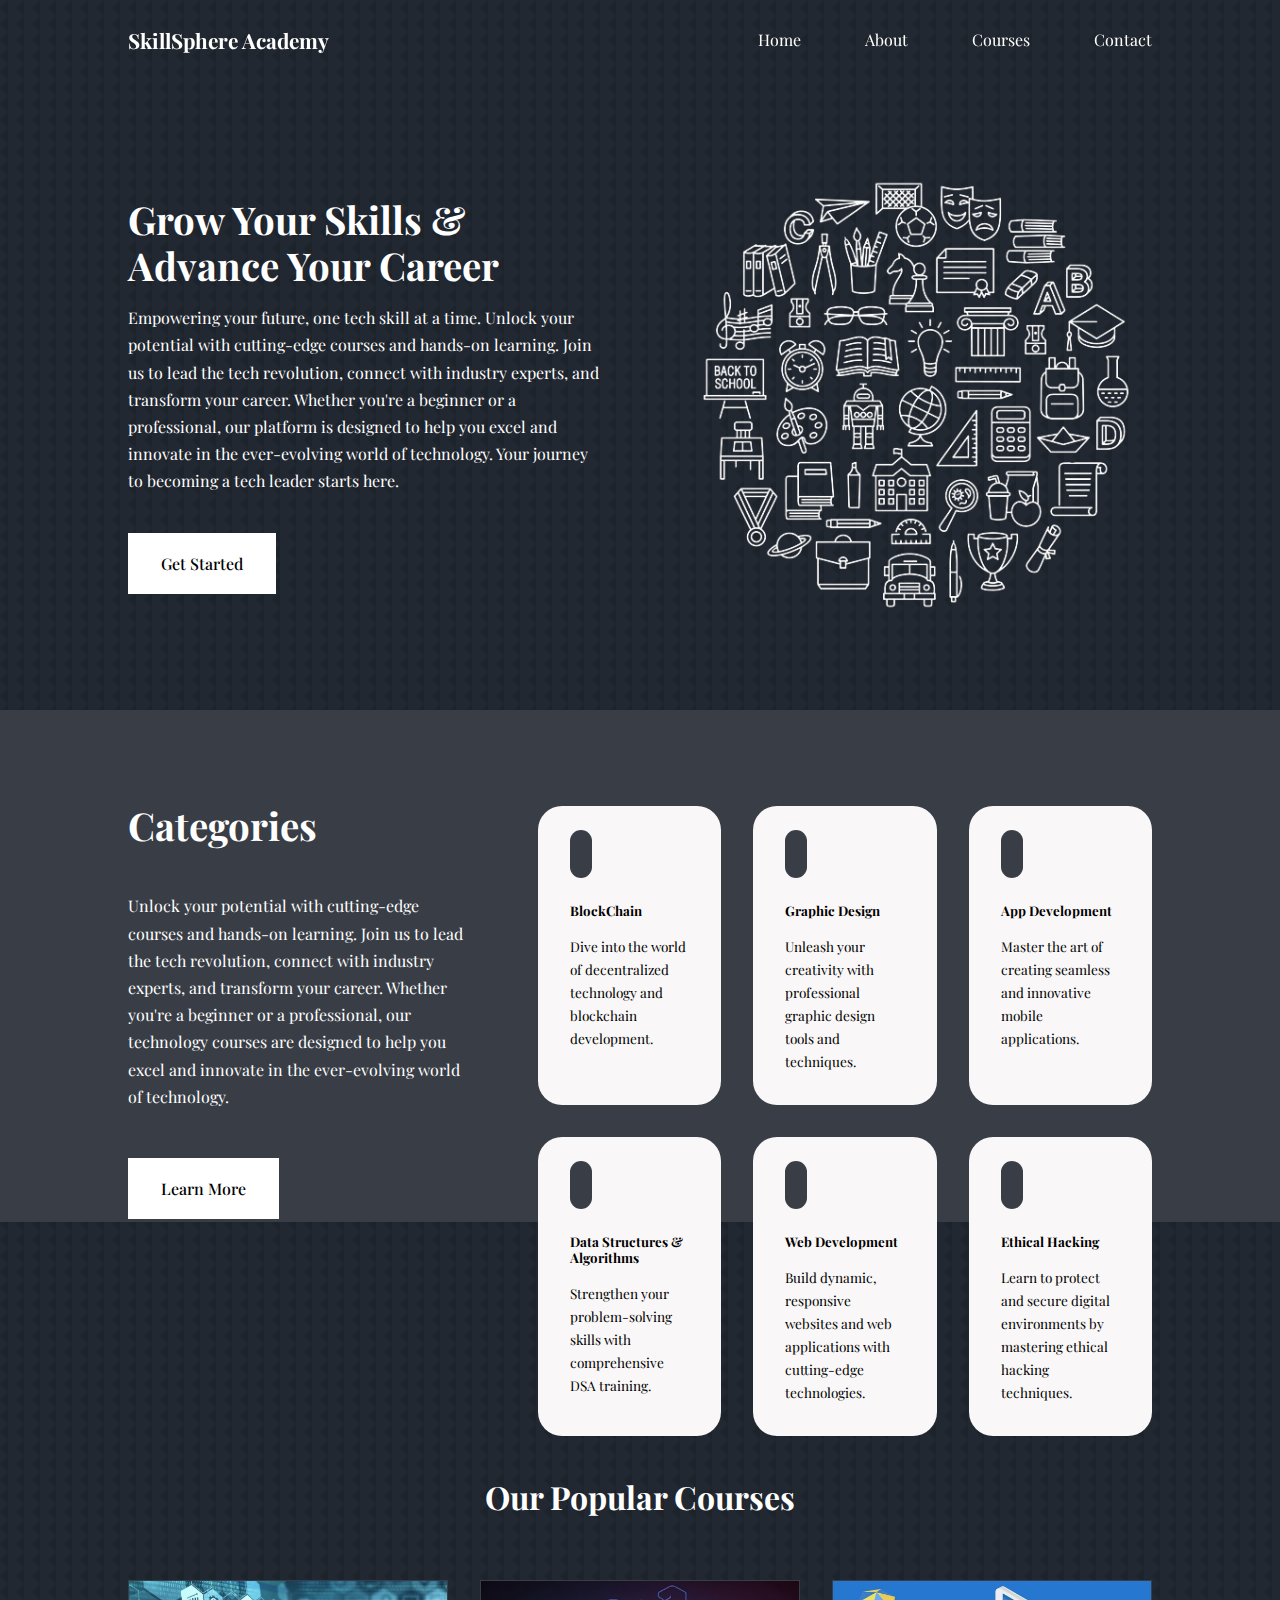
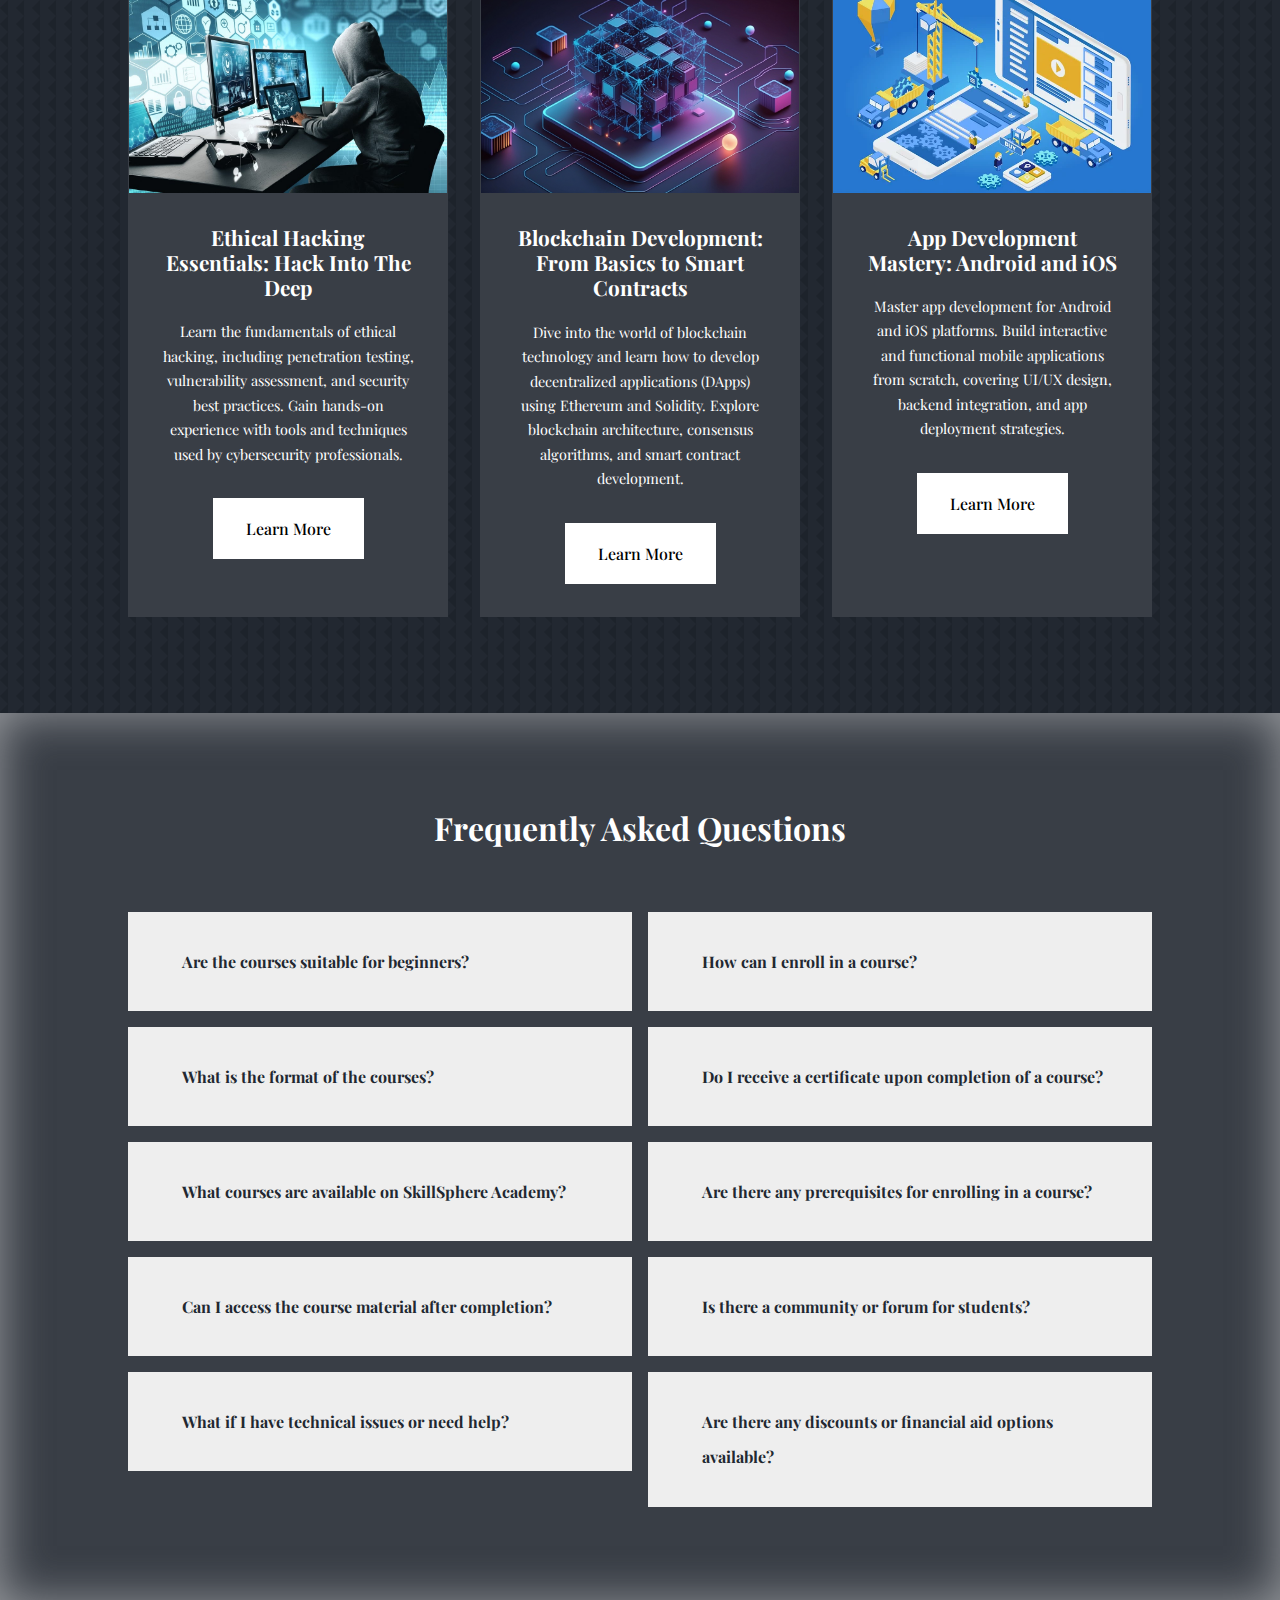
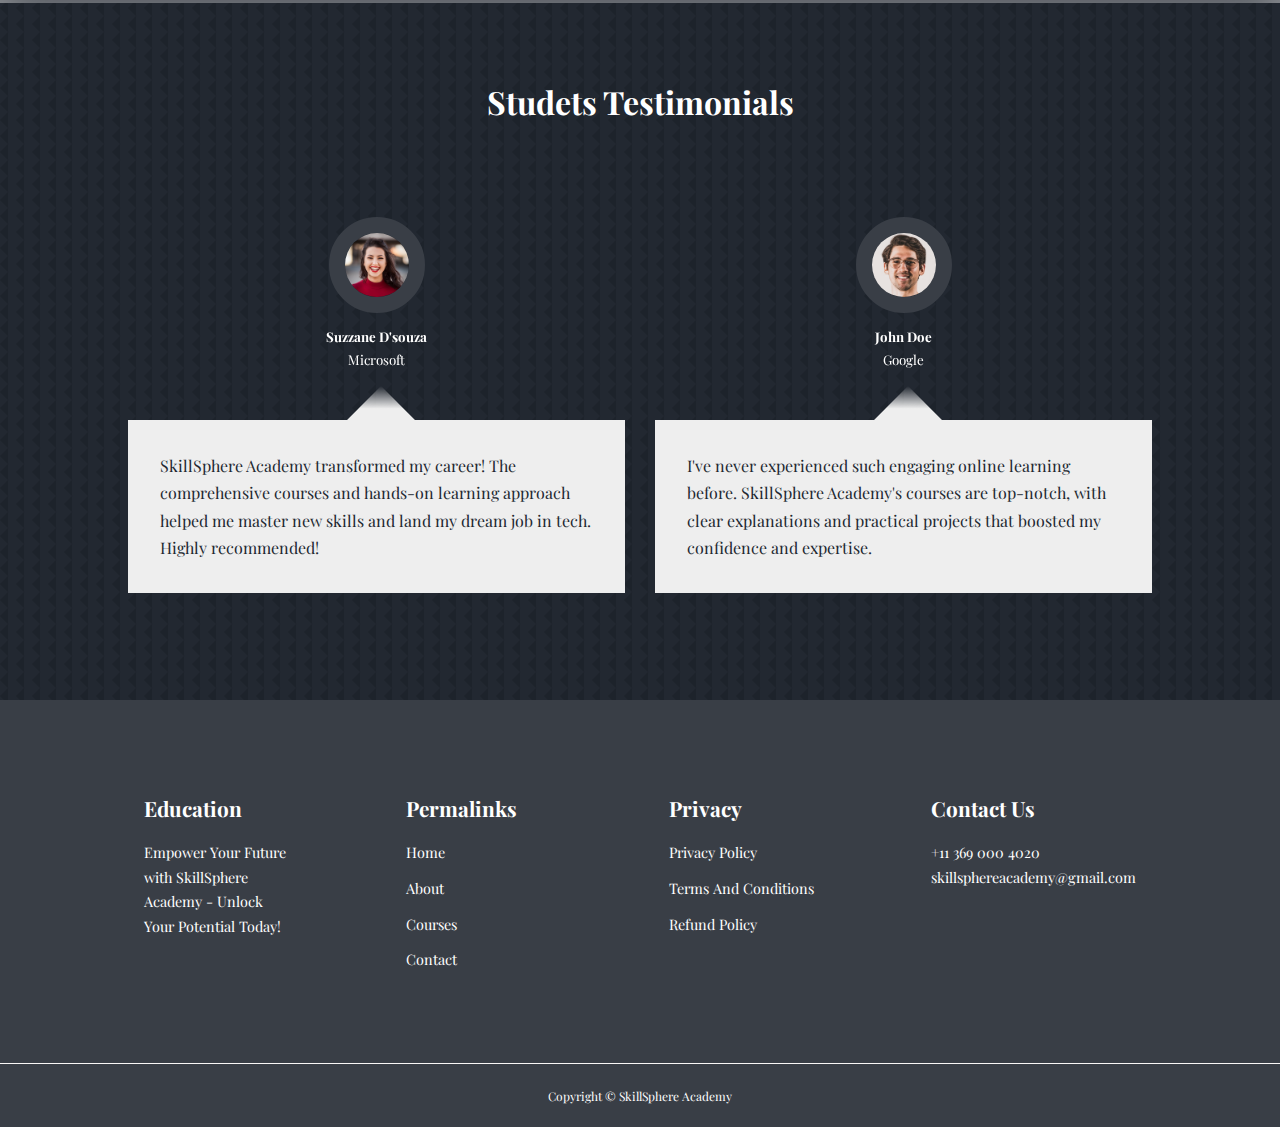
<file: index.html>
<!DOCTYPE html>
<html lang="en">
<head>
    <meta charset="UTF-8">
    <meta name="viewport" content="width=device-width, initial-scale=1.0">
    <title>SkillSphere Academy</title>
    <link rel="stylesheet" href="./Css/index.css">
    <style>
        body{
            background-image: url("./images/bg-texture.png");
        }
    </style>
    <link rel="stylesheet" href="https://cdnjs.cloudflare.com/ajax/libs/font-awesome/6.5.2/css/all.min.css" integrity="sha512-SnH5WK+bZxgPHs44uWIX+LLJAJ9/2PkPKZ5QiAj6Ta86w+fsb2TkcmfRyVX3pBnMFcV7oQPJkl9QevSCWr3W6A==" crossorigin="anonymous" referrerpolicy="no-referrer" />
    <link rel="stylesheet" href="https://cdn.jsdelivr.net/npm/swiper@11/swiper-bundle.min.css"/>
</head>
<body>
    <nav>
        <div class="container nav__container">
            <a href="index.html"><h4>SkillSphere Academy</h4></a>
            <ul class="nav__menu">
                <li><a href="index.html">Home</a></li>
                <li><a href="about.html">About</a></li>
                <li><a href="courses.html">Courses</a></li>
                <li><a href="contact.html">Contact</a></li>
            </ul>
            <button id="open-menu-btn"><i class="fa-solid fa-bars"></i></button>
            <button id="close-menu-btn"><i class="fa-solid fa-xmark"></i></button>
        </div>
    </nav>

    <header>
        <div class="container header__container">
            <div class="header__left">
                <h1>Grow Your Skills & Advance Your Career</h1>
                <p>Empowering your future, one tech skill at a time. Unlock your potential with cutting-edge courses and hands-on learning. Join us to lead the tech revolution, connect with industry experts, and transform your career. Whether you're a beginner or a professional, our platform is designed to help you excel and innovate in the ever-evolving world of technology. Your journey to becoming a tech leader starts here.</p>
                <a href="courses.html" class="btn btn-primary">Get Started</a>
            </div>
            <div class="header__right">
                <div class="header__right-image">
                    <img src="./images/header.png">
                </div>
            </div>
        </div>
    </header>

    <section class="categories">
        <div class="container categories__container">
            <div class="categories__left">
                <h1>Categories</h1>
                <p>Unlock your potential with cutting-edge courses and hands-on learning. Join us to lead the tech revolution, connect with industry experts, and transform your career. Whether you're a beginner or a professional, our technology courses are designed to help you excel and innovate in the ever-evolving world of technology.</p>
                <a href="#" class="btn ">Learn More</a>
            </div>
            <div class="categories__right">
                <article class="category">
                    <span class="category__icon"><i class="fa-brands fa-hive"></i></span>
                    <h5>BlockChain</h5>
                    <p>Dive into the world of decentralized technology and blockchain development.</p>
                </article>
                <article class="category">
                    <span class="category__icon"><i class="fa-solid fa-compass-drafting"></i></span>
                    <h5>Graphic Design</h5>
                    <p>Unleash your creativity with professional graphic design tools and techniques.</p>
                </article>
                <article class="category">
                    <span class="category__icon"><i class="fa-brands fa-apple"></i></span>
                    <h5>App Development</h5>
                    <p>Master the art of creating seamless and innovative mobile applications.</p>
                </article>
                <article class="category">
                    <span class="category__icon"><i class="fa-solid fa-database"></i></span>
                    <h5>Data Structures & Algorithms</h5>
                    <p>Strengthen your problem-solving skills with comprehensive DSA training.</p>
                </article>
                <article class="category">
                    <span class="category__icon"><i class="fa-solid fa-circle-nodes"></i></span>
                    <h5>Web Development</h5>
                    <p>Build dynamic, responsive websites and web applications with cutting-edge technologies.</p>
                </article>
                <article class="category">
                    <span class="category__icon"><i class="fa-brands fa-wolf-pack-battalion"></i></span>
                    <h5>Ethical Hacking</h5>
                    <p>Learn to protect and secure digital environments by mastering ethical hacking techniques.</p>
                </article>
            </div>
        </div>
    </section>

    <section class="courses">
        <h2>Our Popular Courses</h2>
        <div class="container courses__container">
            <article class="course">
                <div class="course__image">
                    <img src="./images/course1.png">
                </div>
                <div class="course__info">
                    <h4>Ethical Hacking Essentials: Hack Into The Deep</h4>
                    <p>Learn the fundamentals of ethical hacking, including penetration testing, vulnerability assessment, and security best practices. Gain hands-on experience with tools and techniques used by cybersecurity professionals.</p>
                    <a href="courses.html" class="btn btn-primary">Learn More</a>
                </div>
            </article>

            <article class="course">
                <div class="course__image">
                    <img src="./images/course2.png">
                </div>
                <div class="course__info">
                    <h4>Blockchain Development: From Basics to Smart Contracts</h4>
                    <p>Dive into the world of blockchain technology and learn how to develop decentralized applications (DApps) using Ethereum and Solidity. Explore blockchain architecture, consensus algorithms, and smart contract development.</p>
                    <a href="courses.html" class="btn btn-primary">Learn More</a>
                </div>
            </article>

            <article class="course">
                <div class="course__image">
                    <img src="./images/course3.png">
                </div>
                <div class="course__info">
                    <h4>App Development Mastery: Android and iOS</h4>
                    <p>Master app development for Android and iOS platforms. Build interactive and functional mobile applications from scratch, covering UI/UX design, backend integration, and app deployment strategies.</p>
                    <a href="courses.html" class="btn btn-primary">Learn More</a>
                </div>
            </article>
        </div>
    </section>

    <section class="faqs">
        <h2>Frequently Asked Questions</h2>
        <div class="container faqs__container">
            <article class="faq">
                <div class="faq__icon"><i class="fa-solid fa-plus"></i></div>
                <div class="question__answer">
                    <h4>Are the courses suitable for beginners?</h4>
                    <p>Yes, we offer courses for all skill levels, from beginners to advanced learners. Each course is designed to provide a solid foundation and progressively build up your knowledge and skills.</p>
                </div>
            </article>
            <article class="faq">
                <div class="faq__icon"><i class="fa-solid fa-plus"></i></div>
                <div class="question__answer">
                    <h4>How can I enroll in a course?</h4>
                    <p>To enroll in a course, simply create an account on SkillSphere Academy, browse our course catalog, and select the course you are interested in. Follow the enrollment instructions and start learning immediately.</p>
                </div>
            </article>
            <article class="faq">
                <div class="faq__icon"><i class="fa-solid fa-plus"></i></div>
                <div class="question__answer">
                    <h4>What is the format of the courses?</h4>
                    <p>Our courses are primarily online and include a mix of video lectures, interactive assignments, quizzes, and practical projects. This format allows you to learn at your own pace and apply what you havve learned in real-world scenarios.</p>
                </div>
            </article>
            <article class="faq">
                <div class="faq__icon"><i class="fa-solid fa-plus"></i></div>
                <div class="question__answer">
                    <h4>Do I receive a certificate upon completion of a course?</h4>
                    <p>Yes, upon successfully completing a course, you will receive a certificate of completion that you can share with employers, add to your resume, and display on your LinkedIn profile.</p>
                </div>
            </article>
            <article class="faq">
                <div class="faq__icon"><i class="fa-solid fa-plus"></i></div>
                <div class="question__answer">
                    <h4>What courses are available on SkillSphere Academy?</h4>
                    <p>SkillSphere Academy offers a wide range of courses, including App Development, Web Development, Ethical Hacking, Data Structures and Algorithms (DSA), Graphic Design, Blockchain, Business, Creative Arts, Health and Wellness, Personal Development, Languages, Science and Mathematics, and Social Sciences.</p>
                </div>
            </article>
            <article class="faq">
                <div class="faq__icon"><i class="fa-solid fa-plus"></i></div>
                <div class="question__answer">
                    <h4>Are there any prerequisites for enrolling in a course?</h4>
                    <p>Some advanced courses may have prerequisites, which will be listed in the course description. For most beginner and intermediate courses, there are no prerequisites.</p>
                </div>
            </article>
            <article class="faq">
                <div class="faq__icon"><i class="fa-solid fa-plus"></i></div>
                <div class="question__answer">
                    <h4>Can I access the course material after completion?</h4>
                    <p>Yes, once you enroll in a course, you will have lifetime access to the course material. This allows you to revisit the content and continue learning at your own pace.</p>
                </div>
            </article>
            <article class="faq">
                <div class="faq__icon"><i class="fa-solid fa-plus"></i></div>
                <div class="question__answer">
                    <h4>Is there a community or forum for students?</h4>
                    <p>Yes, SkillSphere Academy has an active online community where students can connect, share knowledge, ask questions, and collaborate on projects. Our forums and discussion boards are a great way to engage with fellow learners and instructors.</p>
                </div>
            </article>
            <article class="faq">
                <div class="faq__icon"><i class="fa-solid fa-plus"></i></div>
                <div class="question__answer">
                    <h4>What if I have technical issues or need help?</h4>
                    <p>If you encounter any technical issues or need assistance, our support team is available to help. You can contact us through the support section on our website or email us directly at support@skillsphereacademy.com.</p>
                </div>
            </article>
            <article class="faq">
                <div class="faq__icon"><i class="fa-solid fa-plus"></i></div>
                <div class="question__answer">
                    <h4>Are there any discounts or financial aid options available?</h4>
                    <p>Yes, we offer various discounts and financial aid options for eligible students. Check our website for current promotions, or contact our support team to learn more about financial aid opportunities.</p>
                </div>
            </article>
        </div>
    </section>

    <section class="container testimonials__container swiper mySwiper">
        <h2>Studets Testimonials</h2>
        <div class="swiper-wrapper">
            <article class="testimonial swiper-slide">
                <div class="avatar">
                    <img src="./images/tm1.png">
                </div>
                <div class="testimonial__info">
                    <h5>Suzzane D'souza</h5>
                    <small>Microsoft</small>
                </div>
                <div class="testimonial__body">
                    <p>SkillSphere Academy transformed my career! The comprehensive courses and hands-on learning approach helped me master new skills and land my dream job in tech. Highly recommended!</p>
                </div>
            </article>

            <article class="testimonial swiper-slide">
                <div class="avatar">
                    <img src="./images/tm2.png">
                </div>
                <div class="testimonial__info">
                    <h5>John Doe</h5>
                    <small>Google</small>
                </div>
                <div class="testimonial__body">
                    <p>I've never experienced such engaging online learning before. SkillSphere Academy's courses are top-notch, with clear explanations and practical projects that boosted my confidence and expertise.</p>
                </div>
            </article>

            <article class="testimonial swiper-slide">
                <div class="avatar">
                    <img src="./images/tm3.png">
                </div>
                <div class="testimonial__info">
                    <h5>Daniel Hazelwood</h5>
                    <small>Apple Inc.</small>
                </div>
                <div class="testimonial__body">
                    <p>As a beginner in web development, SkillSphere Academy provided me with the perfect learning environment. The supportive community, expert instructors, and well-structured curriculum made my learning journey smooth and enjoyable.</p>
                </div>
            </article>

            <article class="testimonial swiper-slide">
                <div class="avatar">
                    <img src="./images/tm5.png">
                </div>
                <div class="testimonial__info">
                    <h5>Jane Doe</h5>
                    <small>Atlassian</small>
                </div>
                <div class="testimonial__body">
                    <p>I'm amazed by the variety of courses offered on SkillSphere Academy. From coding to design to business, there's something for everyone. The quality of instruction and resources exceeded my expectations.</p>
                </div>
            </article>

            <article class="testimonial swiper-slide">
                <div class="avatar">
                    <img src="./images/tm6.png">
                </div>
                <div class="testimonial__info">
                    <h5>Mary Stark</h5>
                    <small>Meta</small>
                </div>
                <div class="testimonial__body">
                    <p>Enrolling in SkillSphere Academy was one of the best decisions I made. The flexible learning schedule allowed me to balance work and learning effectively. Now, I'm equipped with in-demand skills that have opened up new opportunities for me.</p>
                </div>
            </article>

            <article class="testimonial swiper-slide">
                <div class="avatar">
                    <img src="./images/tm4.png">
                </div>
                <div class="testimonial__info">
                    <h5>Eleena Joseph</h5>
                    <small>JP Morgan</small>
                </div>
                <div class="testimonial__body">
                    <p>SkillSphere Academy's emphasis on practical skills and real-world applications set it apart from other online platforms. I gained valuable insights and hands-on experience that translated directly into my work projects. Thank you for such a valuable learning experience!</p>
                </div>
            </article>
        </div>
    </section>

    <footer>
        <div class="container footer__container">
            <div class="footer__1">
                <a href="index.html" class="footer__logo"><h4>Education</h4></a>
                <p>Empower Your Future with SkillSphere Academy - Unlock Your Potential Today!</p>
            </div>
            <div class="footer__2">
                <h4>Permalinks</h4>
                <ul class="permalinks">
                    <li><a href="index.html">Home</a></li>
                    <li><a href="about.html">About</a></li>
                    <li><a href="courses.html">Courses</a></li>
                    <li><a href="contact.html">Contact</a></li>
                </ul>
            </div>
            <div class="footer__3">
                <h4>Privacy</h4>
                <ul class="primacy">
                    <li><a href="#">Privacy Policy</a></li>
                    <li><a href="#">Terms And Conditions</a></li>
                    <li><a href="#">Refund Policy</a></li>
                </ul>
            </div>
            <div class="footer__4">
                <h4>Contact Us</h4>
                <div>
                    <p>+11 369 000 4020</p>
                    <p>skillsphereacademy@gmail.com</p>
                    <div class="footer__socials">
                        <li><a href="#"><i class="fa-brands fa-meta"></i></a></li>
                        <li><a href="#"><i class="fa-brands fa-linkedin-in"></i></a></li>
                        <li><a href="#"><i class="fa-brands fa-instagram"></i></a></li>
                        <li><a href="#"><i class="fa-brands fa-twitter"></i></a></li>
                    </div>
                </div>
            </div>
        </div>
        
        <div class="footer__copyright">
            <small>Copyright &copy; SkillSphere Academy</small>
        </div>
    </footer>
    

    <script src="main.js"></script>
    <script src="https://cdn.jsdelivr.net/npm/swiper@11/swiper-bundle.min.js"></script>
    <!-- Testimonial Swiper -->
    <script>
        var swiper = new Swiper(".mySwiper", {
          slidesPerView: 1,
          spaceBetween: 30,
          pagination: {
            el: ".swiper-pagination",
            clickable: true,
          },
          breakpoints: {
            600: {
                slidesPerView: 2,
            }
          }
        });
      </script>
</body>
</html>
</file>
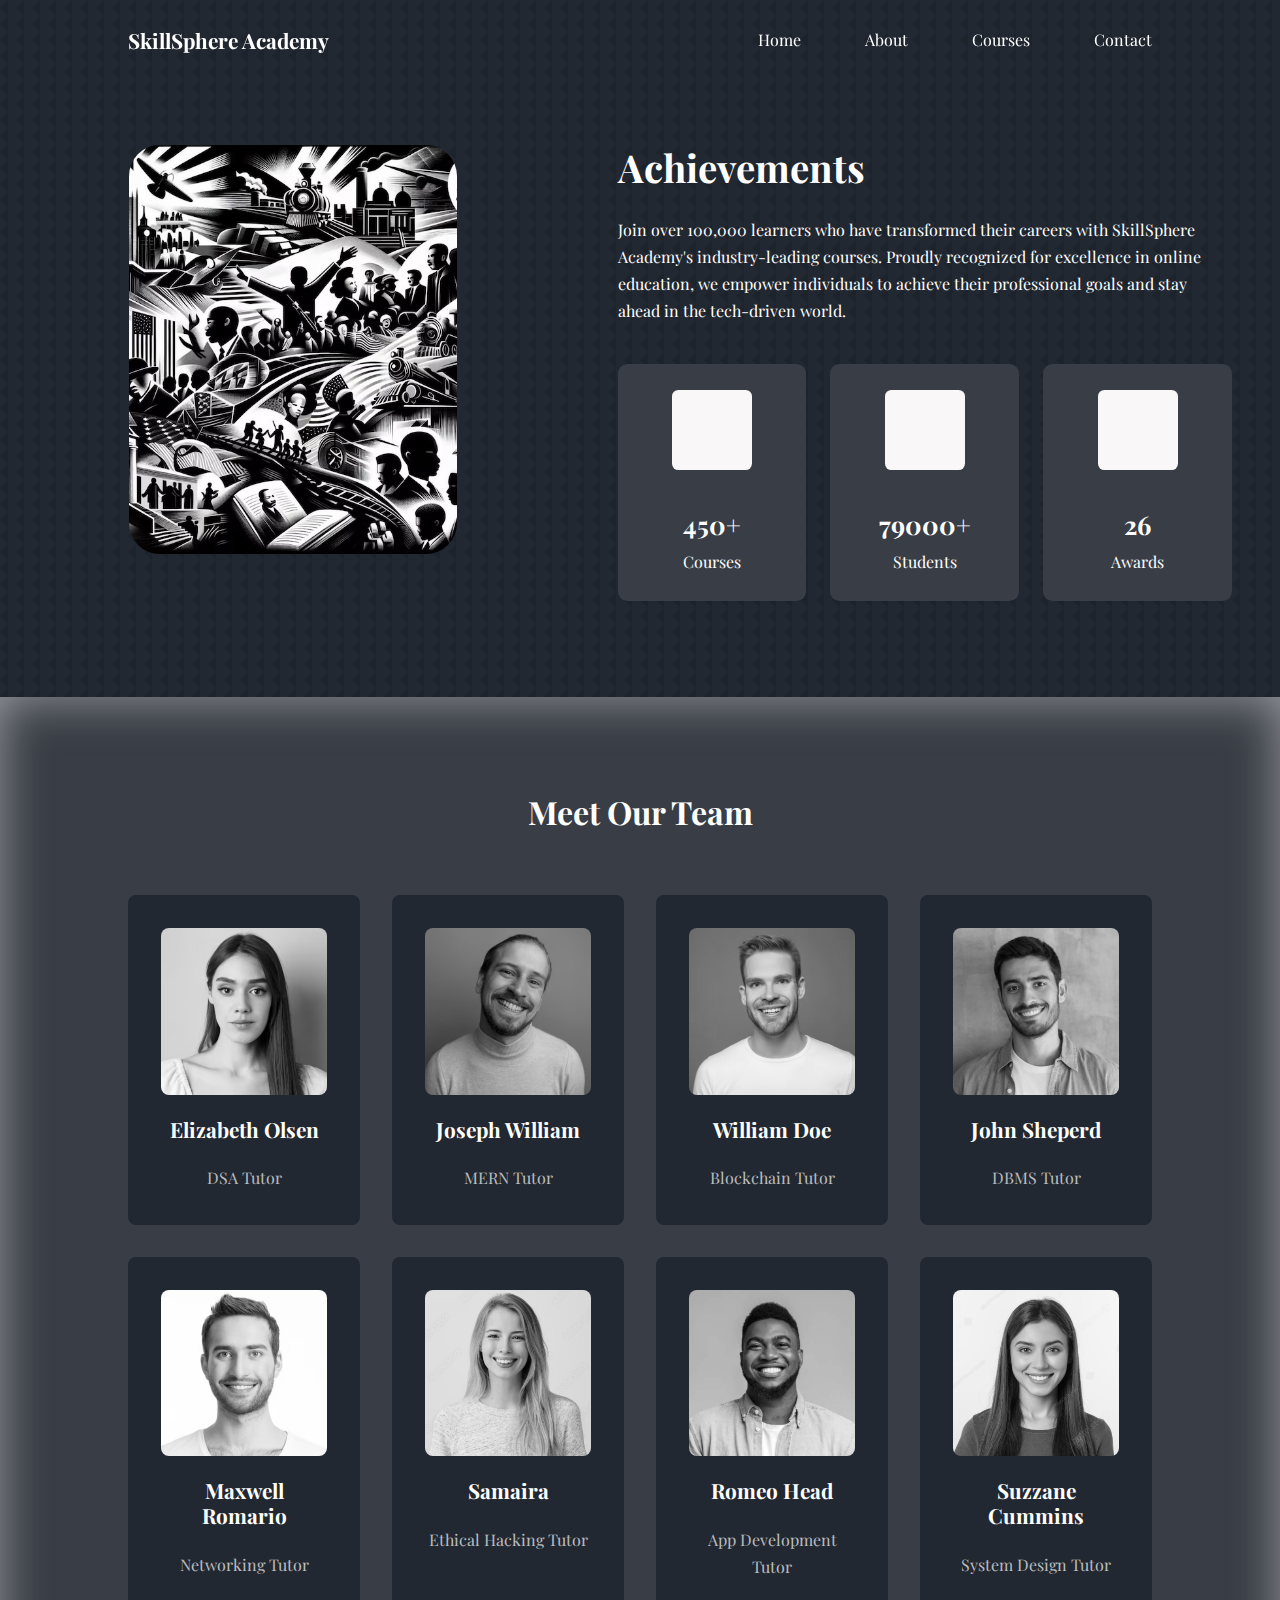
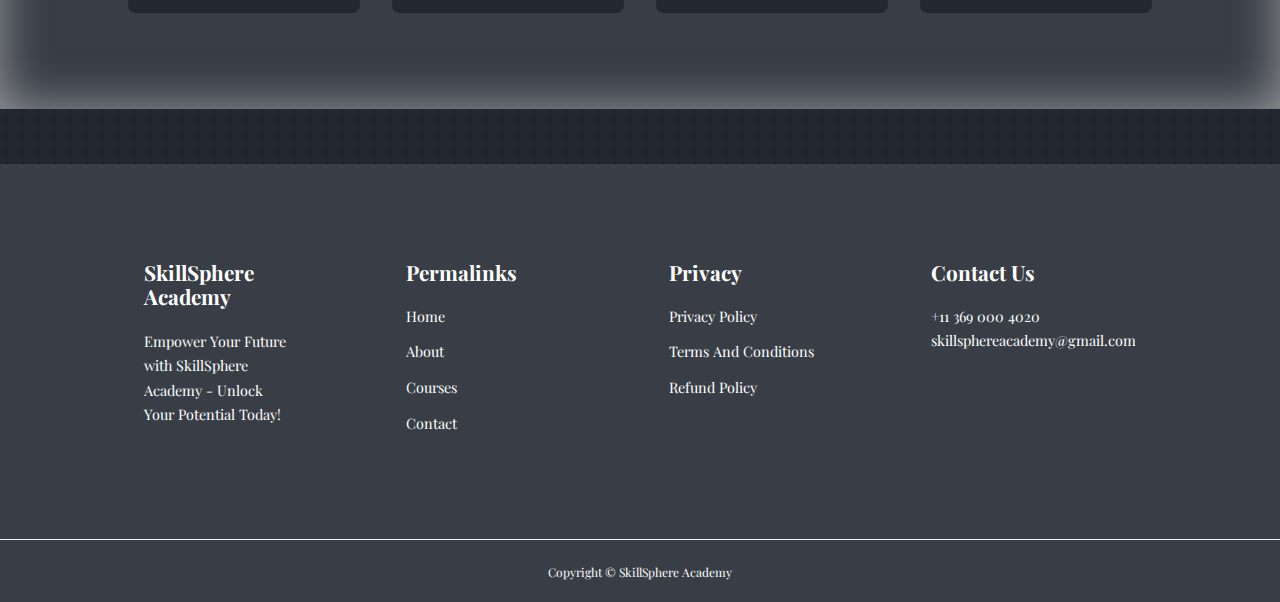
<file: about.html>
<!DOCTYPE html>
<html lang="en">
<head>
    <meta charset="UTF-8">
    <meta name="viewport" content="width=device-width, initial-scale=1.0">
    <title>SkillSphere Academy</title>
    <link rel="stylesheet" href="./Css/index.css">
    <link rel="stylesheet" href="./Css/about.css">
    <style>
        body{
            background-image: url("./images/bg-texture.png");
        }
    </style>
    <link rel="stylesheet" href="https://cdnjs.cloudflare.com/ajax/libs/font-awesome/6.5.2/css/all.min.css" integrity="sha512-SnH5WK+bZxgPHs44uWIX+LLJAJ9/2PkPKZ5QiAj6Ta86w+fsb2TkcmfRyVX3pBnMFcV7oQPJkl9QevSCWr3W6A==" crossorigin="anonymous" referrerpolicy="no-referrer" />
    <link rel="stylesheet" href="https://cdn.jsdelivr.net/npm/swiper@11/swiper-bundle.min.css"/>
</head>
<body>
    <nav>
        <div class="container nav__container">
            <a href="index.html"><h4>SkillSphere Academy</h4></a>
            <ul class="nav__menu">
                <li><a href="index.html">Home</a></li>
                <li><a href="about.html">About</a></li>
                <li><a href="courses.html">Courses</a></li>
                <li><a href="contact.html">Contact</a></li>
            </ul>
            <button id="open-menu-btn"><i class="fa-solid fa-bars"></i></button>
            <button id="close-menu-btn"><i class="fa-solid fa-xmark"></i></button>
        </div>
    </nav>

    <section class="about__achievements">
        <div class="container about__achievements-container">
            <div class="about__achievements-left">
                <img src="./images/achievement.png">
            </div>
            <div class="about__achievements-right">
                <h1>Achievements</h1>
                <p>Join over 100,000 learners who have transformed their careers with SkillSphere Academy's industry-leading courses. Proudly recognized for excellence in online education, we empower individuals to achieve their professional goals and stay ahead in the tech-driven world.</p>
                <div class="achievements__cards">
                    <article class="achievements__card">
                        <span class="achievement__icon">
                            <i class="fa-solid fa-video"></i>
                        </span>
                        <h3>450+</h3>
                        <p>Courses</p>
                    </article>
                    <article class="achievements__card">
                        <span class="achievement__icon">
                            <i class="fa-solid fa-users"></i>
                        </span>
                        <h3>79000+</h3>
                        <p>Students</p>
                    </article>
                    <article class="achievements__card">
                        <span class="achievement__icon">
                            <i class="fa-solid fa-medal"></i>
                        </span>
                        <h3>26</h3>
                        <p>Awards</p>
                    </article>
                </div>
            </div>
        </div>
    </section>

    <section class="team">
        <h2>Meet Our Team</h2>
        <div class="container team__container">
            <article class="team__member">
                <div class="team__member-image">
                    <img src="./images/avatar1.png">
                </div>
                <div class="team__member-info">
                    <h4>Elizabeth Olsen</h4>
                    <p>DSA Tutor</p>
                </div>
                <div class="team__member-socials">
                    <a href="#" target="_blank"><i class="fa-brands fa-instagram"></i></a>
                    <a href="#" target="_blank"><i class="fa-brands fa-linkedin-in"></i></a>
                    <a href="#" target="_blank"><i class="fa-brands fa-github"></i></a>
                </div>
            </article>
            <article class="team__member">
                <div class="team__member-image">
                    <img src="./images/avatar2.png">
                </div>
                <div class="team__member-info">
                    <h4>Joseph William</h4>
                    <p>MERN Tutor</p>
                </div>
                <div class="team__member-socials">
                    <a href="#" target="_blank"><i class="fa-brands fa-instagram"></i></a>
                    <a href="#" target="_blank"><i class="fa-brands fa-linkedin-in"></i></a>
                    <a href="#" target="_blank"><i class="fa-brands fa-github"></i></a>
                </div>
            </article>
            <article class="team__member">
                <div class="team__member-image">
                    <img src="./images/avatar3.png">
                </div>
                <div class="team__member-info">
                    <h4>William Doe</h4>
                    <p>Blockchain Tutor</p>
                </div>
                <div class="team__member-socials">
                    <a href="#" target="_blank"><i class="fa-brands fa-instagram"></i></a>
                    <a href="#" target="_blank"><i class="fa-brands fa-linkedin-in"></i></a>
                    <a href="#" target="_blank"><i class="fa-brands fa-github"></i></a>
                </div>
            </article>
            <article class="team__member">
                <div class="team__member-image">
                    <img src="./images/avatar4.png">
                </div>
                <div class="team__member-info">
                    <h4>John Sheperd</h4>
                    <p>DBMS Tutor</p>
                </div>
                <div class="team__member-socials">
                    <a href="#" target="_blank"><i class="fa-brands fa-instagram"></i></a>
                    <a href="#" target="_blank"><i class="fa-brands fa-linkedin-in"></i></a>
                    <a href="#" target="_blank"><i class="fa-brands fa-github"></i></a>
                </div>
            </article>
            <article class="team__member">
                <div class="team__member-image">
                    <img src="./images/avatar5.png">
                </div>
                <div class="team__member-info">
                    <h4>Maxwell Romario</h4>
                    <p>Networking Tutor</p>
                </div>
                <div class="team__member-socials">
                    <a href="#" target="_blank"><i class="fa-brands fa-instagram"></i></a>
                    <a href="#" target="_blank"><i class="fa-brands fa-linkedin-in"></i></a>
                    <a href="#" target="_blank"><i class="fa-brands fa-github"></i></a>
                </div>
            </article>
            <article class="team__member">
                <div class="team__member-image">
                    <img src="./images/avatar6.png">
                </div>
                <div class="team__member-info">
                    <h4>Samaira</h4>
                    <p>Ethical Hacking Tutor</p>
                </div>
                <div class="team__member-socials">
                    <a href="#" target="_blank"><i class="fa-brands fa-instagram"></i></a>
                    <a href="#" target="_blank"><i class="fa-brands fa-linkedin-in"></i></a>
                    <a href="#" target="_blank"><i class="fa-brands fa-github"></i></a>
                </div>
            </article>
            <article class="team__member">
                <div class="team__member-image">
                    <img src="./images/avatar7.png">
                </div>
                <div class="team__member-info">
                    <h4>Romeo Head</h4>
                    <p>App Development Tutor</p>
                </div>
                <div class="team__member-socials">
                    <a href="#" target="_blank"><i class="fa-brands fa-instagram"></i></a>
                    <a href="#" target="_blank"><i class="fa-brands fa-linkedin-in"></i></a>
                    <a href="#" target="_blank"><i class="fa-brands fa-github"></i></a>
                </div>
            </article>
            <article class="team__member">
                <div class="team__member-image">
                    <img src="./images/avatar8.png">
                </div>
                <div class="team__member-info">
                    <h4>Suzzane Cummins</h4>
                    <p>System Design Tutor</p>
                </div>
                <div class="team__member-socials">
                    <a href="#" target="_blank"><i class="fa-brands fa-instagram"></i></a>
                    <a href="#" target="_blank"><i class="fa-brands fa-linkedin-in"></i></a>
                    <a href="#" target="_blank"><i class="fa-brands fa-github"></i></a>
                </div>
            </article>
        </div>
    </section>
    <br>
    <br>

    <footer>
        <div class="container footer__container">
            <div class="footer__1">
                <a href="index.html" class="footer__logo"><h4>SkillSphere Academy</h4></a>
                <p>Empower Your Future with SkillSphere Academy - Unlock Your Potential Today!</p>
            </div>
            <div class="footer__2">
                <h4>Permalinks</h4>
                <ul class="permalinks">
                    <li><a href="index.html">Home</a></li>
                    <li><a href="about.html">About</a></li>
                    <li><a href="courses.html">Courses</a></li>
                    <li><a href="contact.html">Contact</a></li>
                </ul>
            </div>
            <div class="footer__3">
                <h4>Privacy</h4>
                <ul class="primacy">
                    <li><a href="#">Privacy Policy</a></li>
                    <li><a href="#">Terms And Conditions</a></li>
                    <li><a href="#">Refund Policy</a></li>
                </ul>
            </div>
            <div class="footer__4">
                <h4>Contact Us</h4>
                <div>
                    <p>+11 369 000 4020</p>
                    <p>skillsphereacademy@gmail.com</p>
                    <div class="footer__socials">
                        <li><a href="#"><i class="fa-brands fa-meta"></i></a></li>
                        <li><a href="#"><i class="fa-brands fa-linkedin-in"></i></a></li>
                        <li><a href="#"><i class="fa-brands fa-instagram"></i></a></li>
                        <li><a href="#"><i class="fa-brands fa-twitter"></i></a></li>
                    </div>
                </div>
            </div>
        </div>
        
        <div class="footer__copyright">
            <small>Copyright &copy; SkillSphere Academy</small>
        </div>
    </footer>
    <script src="main.js"></script>
</body>
</html>
</file>
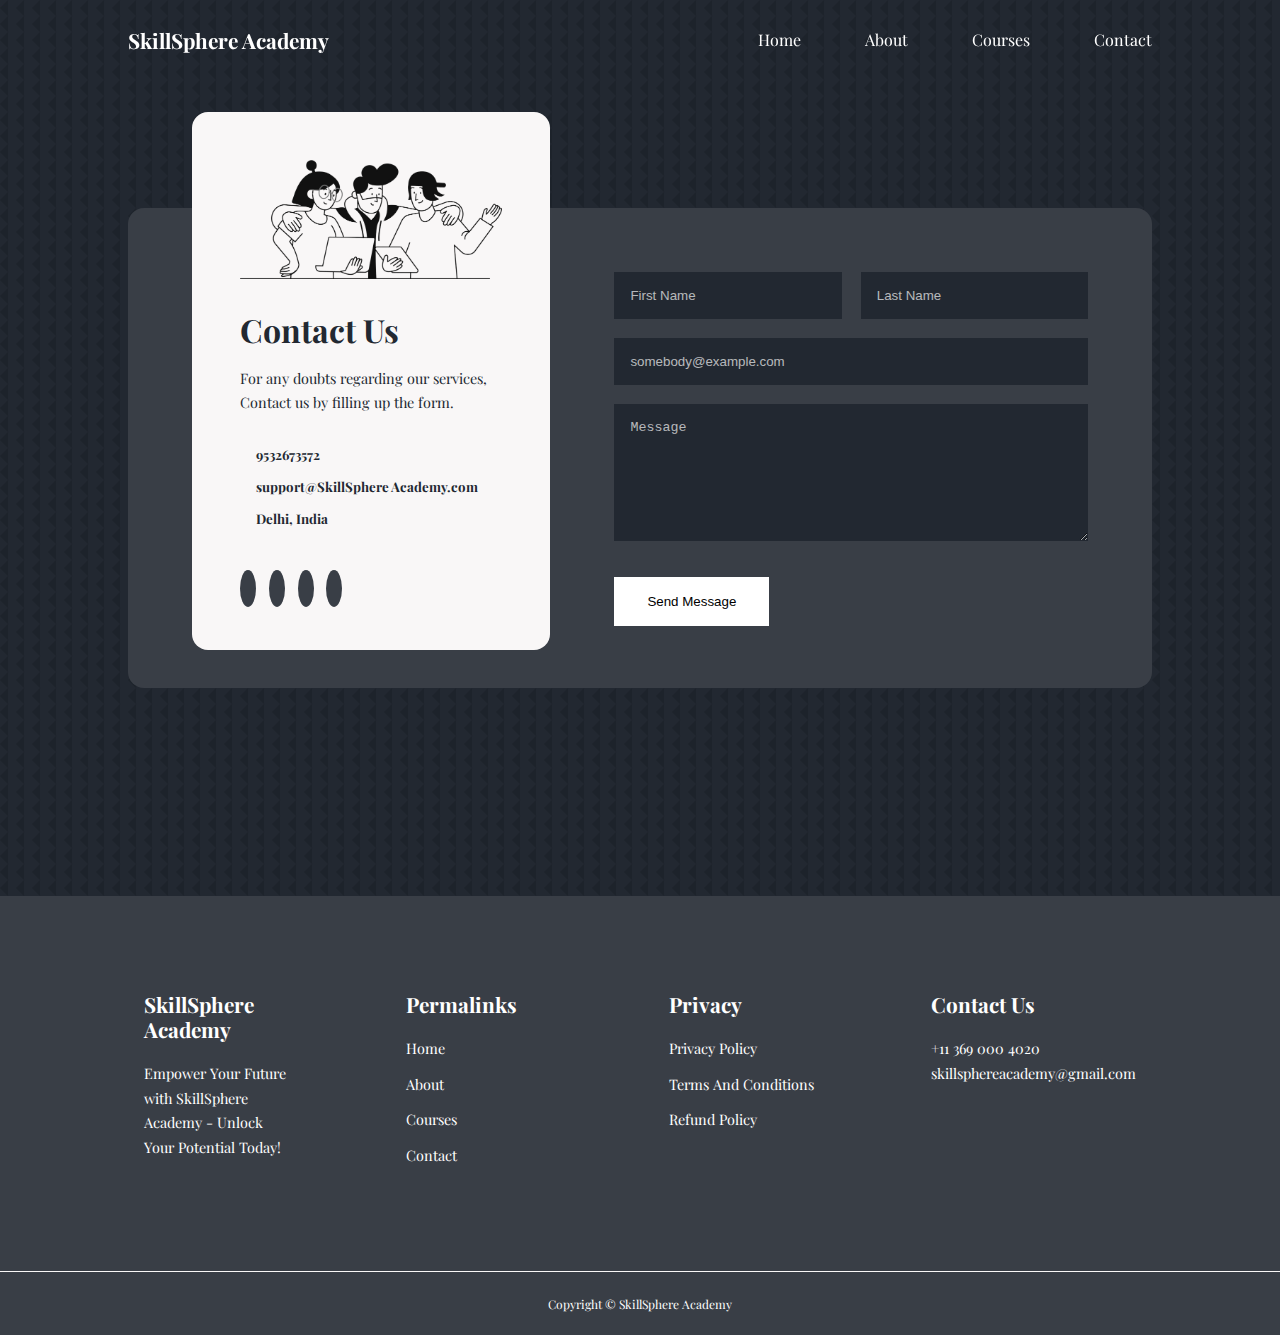
<file: contact.html>
<!DOCTYPE html>
<html lang="en">
<head>
    <meta charset="UTF-8">
    <meta name="viewport" content="width=device-width, initial-scale=1.0">
    <title>SkillSphere Academy</title>
    <link rel="stylesheet" href="./Css/index.css">
    <link rel="stylesheet" href="./Css/contact.css">
    <style>
        body{
            background-image: url("./images/bg-texture.png");
        }
    </style>
    <link rel="stylesheet" href="https://cdnjs.cloudflare.com/ajax/libs/font-awesome/6.5.2/css/all.min.css" integrity="sha512-SnH5WK+bZxgPHs44uWIX+LLJAJ9/2PkPKZ5QiAj6Ta86w+fsb2TkcmfRyVX3pBnMFcV7oQPJkl9QevSCWr3W6A==" crossorigin="anonymous" referrerpolicy="no-referrer" />
    <link rel="stylesheet" href="https://cdn.jsdelivr.net/npm/swiper@11/swiper-bundle.min.css"/>
</head>
<body>
    <nav>
        <div class="container nav__container">
            <a href="index.html"><h4>SkillSphere Academy</h4></a>
            <ul class="nav__menu">
                <li><a href="index.html">Home</a></li>
                <li><a href="about.html">About</a></li>
                <li><a href="courses.html">Courses</a></li>
                <li><a href="contact.html">Contact</a></li>
            </ul>
            <button id="open-menu-btn"><i class="fa-solid fa-bars"></i></button>
            <button id="close-menu-btn"><i class="fa-solid fa-xmark"></i></button>
        </div>
    </nav>

    <section class="contact">
        <div class="container contact__container">
            <aside class="contact__aside"> 
                <div class="aside__image">
                    <img src="./images/contact.png">
                </div>
                <h2>Contact Us</h2>
                <p>For any doubts regarding our services, Contact us by filling up the form.</p>
                <ul class="contact__details">
                    <li>
                        <i class="fa-solid fa-phone"></i>
                        <h5>9532673572</h5>
                    </li>
                    <li>
                        <i class="fa-solid fa-envelope"></i>
                        <h5>support@SkillSphere Academy.com</h5>
                    </li>
                    <li>
                        <i class="fa-solid fa-location-dot"></i>
                        <h5>Delhi, India</h5>
                    </li>
                </ul>
                <ul class="contact__socials">
                    <li><a href="#"><i class="fa-brands fa-facebook"></i></a></li>
                    <li><a href="#"><i class="fa-brands fa-instagram"></i></a></li>
                    <li><a href="#"><i class="fa-brands fa-twitter"></i></a></li>
                    <li><a href="#"><i class="fa-brands fa-github"></i></a></li>
                </ul>
            </aside>

            <form class="contact__form">
                <div class="form__name">
                    <input type="text" name="First Name" placeholder="First Name" required>
                    <input type="text" name="Last Name" placeholder="Last Name" required>
                </div>
                <input type="email" name="Email Address" placeholder="somebody@example.com" required>
                <textarea name="Message" rows="7" placeholder="Message" required></textarea>
                <button type="submit" class="btn btn-primary">Send Message</button>
            </form>
        </div>
    </section>

    <footer>
        <div class="container footer__container">
            <div class="footer__1">
                <a href="index.html" class="footer__logo"><h4>SkillSphere Academy</h4></a>
                <p>Empower Your Future with SkillSphere Academy - Unlock Your Potential Today!</p>
            </div>
            <div class="footer__2">
                <h4>Permalinks</h4>
                <ul class="permalinks">
                    <li><a href="index.html">Home</a></li>
                    <li><a href="about.html">About</a></li>
                    <li><a href="courses.html">Courses</a></li>
                    <li><a href="contact.html">Contact</a></li>
                </ul>
            </div>
            <div class="footer__3">
                <h4>Privacy</h4>
                <ul class="primacy">
                    <li><a href="#">Privacy Policy</a></li>
                    <li><a href="#">Terms And Conditions</a></li>
                    <li><a href="#">Refund Policy</a></li>
                </ul>
            </div>
            <div class="footer__4">
                <h4>Contact Us</h4>
                <div>
                    <p>+11 369 000 4020</p>
                    <p>skillsphereacademy@gmail.com</p>
                    <div class="footer__socials">
                        <li><a href="#"><i class="fa-brands fa-meta"></i></a></li>
                        <li><a href="#"><i class="fa-brands fa-linkedin-in"></i></a></li>
                        <li><a href="#"><i class="fa-brands fa-instagram"></i></a></li>
                        <li><a href="#"><i class="fa-brands fa-twitter"></i></a></li>
                    </div>
                </div>
            </div>
        </div>
        
        <div class="footer__copyright">
            <small>Copyright &copy; SkillSphere Academy</small>
        </div>
    </footer>
    <script src="main.js"></script>
</body>
</html>
</file>
<file: Css/index.css>
@import url('https://fonts.googleapis.com/css2?family=Montserrat:ital,wght@0,100..900;1,100..900&family=Playfair+Display:ital,wght@0,400..900;1,400..900&display=swap');

*{
    margin: 0;
    padding: 0;
    border: 0;
    outline: 0;
    text-decoration: none;
    list-style: none;
    box-sizing: border-box;
}

:root{
    --color-primary: #EEEEEE;
    --color-success: #00bf8e;
    --color-warning: #f7c94b;
    --color-danger: #fff;
    --color-danger-variant: rgba(247,88,66,0.4);
    --color-white: #fff;
    --color-light: rgba(255,255,255,0.7);
    --color-black: #000;
    --color-bg: #222831;
    --color-bg1: #393E46;
    --color-bg2: #F9F7F7;

    --container-width-lg: 80%;
    --container-width-md: 90%;
    --container-width-sm: 94%;

    --transition: all 400ms ease;
}

body{
    font-family: "Playfair Display", serif;
    line-height: 1.7;
    color: var(--color-white);
    background: var(--color-bg);
}

.container{
    width: var(--container-width-lg);
    margin: 0 auto;
}

section{
    padding: 6rem 0;
}

section h2{
    text-align: center;
    margin-bottom: 4rem;
}

h1, h2, h3, h4, h5{
    line-height: 1.2;
}

h1{
    font-size: 2.4rem;
}

h2{
    font-size: 2rem;
}

h3{
    font-size: 1.6rem;
}

h4{
    font-size: 1.3rem;
}

a{
    color: var(--color-white);
}

img{
    width: 100%;
    display: block;
    object-fit: cover;
}

.btn{
    display: inline-block;
    background: var(--color-white);
    color: var(--color-black);
    padding: 1rem 2rem;
    border: 1px solid transparent;
    font-weight: 500;
    transition: var(--transition);
}

.btn:hover{
    background: transparent;
    color: var(--color-white);
    border-color: var(--color-white);
}

.btn-primary{
    background: var(--color-danger);
    color: var(--color-black);
} 

/* Navbar */

nav{
    background: transparent;
    width: 100vw;
    height: 5rem;
    position: fixed;
    top: 0;
    z-index: 11;
}

/* Navbar on scroll */

.window-scroll{
    background: var(--color-primary);
    box-shadow: 0 1rem 2rem rgba(0,0,0,0.2);
    transition: var(--transition);
}

.window-scroll a{
    color: var(--color-bg);
}


.nav__container{
    height: 100%;
    display: flex;
    justify-content: space-between;
    align-items: center;
}

nav button{
    display: none;
}

.nav__menu{
    display: flex;
    align-items: center;
    gap: 4rem;
}

.nav__menu a{
    font-size: 1rem;
    transition: var(--transition);
}

.nav__menu a:hover{
    text-decoration: underline;
}

/* Header */

header{
    position: relative;
    top: 5rem;
    overflow: hidden;
    height: 70vh;
    margin-bottom: 5rem;
}

.header__container{
    display: grid;
    grid-template-columns: 1fr 1fr;
    align-items: center;
    gap: 5rem;
    height: 100%;
}

.header__left p{
    margin: 1rem 0 2.4rem;
}

.header__left a{
    color: var(--color-black);
}

.header__right-image img{
    width:  100%;
    height: inherit;
}

/* Categories */

.categories{
    background: var(--color-bg1);
    height: 32rem;
}

.categories h1{
    line-height: 1;
    margin-bottom: 3rem;
}

.categories__container{
    display: grid;
    grid-template-columns: 40% 60%;
}

.categories__left{
    margin-right: 4rem;
}

.categories__left p{
    margin: 1rem 0 3rem;
}

.categories__right{
    display: grid;
    grid-template-columns: repeat(3, 1fr);
    gap: 2rem;
}

.category{
    background: var(--color-bg2);
    padding: 2rem;
    border-radius: 1.5rem;
    transition: var(--transition);
    color: var(--color-black);
}

.category:hover{
    box-shadow: 0 3rem 3rem rgba(250, 250, 250, 0.3);
    z-index: 1;
}

.category__icon{
    font-size: 1.2rem;
    background:var(--color-bg1);
    padding: 0.7rem;
    border-radius: 0.9rem;
    color: var(--color-bg2);
}

.category h5{
    margin: 2rem 0 1rem;
}

.category p{
    font-size: 0.85rem;
}

/* Courses */

.courses{
    margin-top: 10rem;
}

.courses__container{
    display: grid;
    grid-template-columns: repeat(3,1fr);
    gap: 2rem;
}

.course{
    background: var(--color-bg1);
    text-align: center;
    border: 1px solid transparent;
    transition: var(--transition);
}

.course:hover{
    background: transparent;
    border-color: var(--color-primary);
}

.course__info{
    padding: 2rem;
}

.course__info p{
    margin: 1.2rem 0 2rem;
    font-size: 0.9rem;
}

/* FAQs */

.faqs{
    background: var(--color-bg1);
    box-shadow: inset 0 0 3rem rgba(250, 250, 250, 0.5);
}

.faqs__container{
    display: grid;
    grid-template-columns: 1fr 1fr;
    gap: 1rem;
}

.faq{
    padding: 2rem;
    display: flex;
    align-items: center;
    gap: 1.4rem;
    height: fit-content;
    background: var(--color-primary);
    cursor: pointer;
}

.faq h4{
    font-size: 1rem;
    line-height: 2.2;
}

.faq__icon{
    color: var(--color-bg);
    align-self: flex-start;
    font-size: 1.2rem;
}

.faq p{
    margin-top: 0.8rem;
    display: none;
}

.faq.open p{
    display: block;
}

.question__answer{
    color: var(--color-bg);
}

/* Testimonials */

.testimonials__container{
    overflow-x: hidden;
    position: relative;
    margin-top: 5rem;
    margin-bottom: 5rem;
}

.testimonial{
    padding-top: 2rem;
}

.avatar{
    height: 6rem;
    width: 6rem;
    overflow: hidden;
    border-radius: 50%;
    margin: 0 auto 1rem;
    border: 1rem solid var(--color-bg1);
}

.testimonial__info{
    text-align: center;
}

.testimonial__body{
    background: var(--color-primary);
    color: var(--color-bg);
    padding: 2rem;
    margin-top: 3rem;
    position: relative;
}

.testimonial__body::before{
    content: "";
    display: block;
    background: linear-gradient(135deg, transparent, var(--color-primary), var(--color-primary),var(--color-primary));
    width: 3rem;
    height: 3rem;
    position: absolute;
    left: 46%;
    top: -1.5rem;
    transform: rotate(45deg);
}

.swiper-pagination{
    margin-top: 10rem;
    background: #f75842;
}

/* Footer */

footer{
    background: var(--color-bg1);
    padding-top: 5rem;
    font-size: 0.9rem;
}

.footer__container{
    display: grid;
    grid-template-columns: repeat(4,1fr);
    gap: 5rem;
}

.footer__container > div h4{
    margin-bottom: 1.2rem;
}

.footer__1, .footer__2, .footer__3, .footer__4{
    padding: 1rem;
}

.footer__1 p{
    margin: 0 0 2rem;
}

footer ul li{
    margin-bottom: 0.7rem;
}

footer ul li a:hover{
    text-decoration: underline;
}

.footer__socials{
    display: flex;
    gap: 1rem;
    font-size: 1.2rem;
    margin-top: 2rem;
}

.footer__copyright{
    text-align: center;
    margin-top: 4rem;
    padding: 1.2rem 0;
    border-top: 1px solid var(--color-bg2);
}

/* Media Queries for Tablets */

@media screen and (max-width: 1024px){
    
    .container{
        width: var(--container-width-md);
    }

    h1{
        font-size: 2.2rem;
    }

    h2{
        font-size: 1.7rem;
    }

    h3{
        font-size: 1.4rem;
    }

    h4{
        font-size: 1.2rem;
    }

    /* Navbar */

    nav button{
        display: inline-block;
        background: transparent;
        font-size: 1.8rem;
        color: var(--color-white);
        cursor: pointer;
    }

    .window-scroll button{
        color: var(--color-bg);
    }

    #close-menu-btn{
        display: none;
    }

    .nav__menu{
        position: fixed;
        top: 5rem;
        right: 5%;
        height: fit-content;
        width: 40vw;
        flex-direction: column;
        gap: 0;
        display: none;
    }

    .nav__menu li{
        width: 100%;
        height: 5.8rem;
    }

    .nav__menu li a{
        background: var(--color-primary);
        box-shadow: -4rem 6rem 10rem rgba(0, 0, 0, 0.6);
        width: 100%;
        height: 100%;
        display: grid;
        place-items: center;
        color: var(--color-bg);
    }

    .nav__menu li a:hover{
        background: var(--color-bg2);
        color: var(--color-white);
    }

    /* Header */

    header{
        height: 52vh;
        margin-bottom: 4rem;
    }

    .header__container{
        gap: 0;
        padding-bottom: 3rem;
    }

    /* Category */

    .categories{
        height: auto;
    }

    .categories__container{
        grid-template-columns: 1fr;
        gap: 3rem;
    }

    .categories__left{
        margin-right: 0;
        margin-bottom: 0.7rem;
    }

    /* Popular Courses */

    .courses{
        margin-top: 0;
    }

    .courses__container{
        grid-template-columns: 1fr 1fr;
    }

    /* FAQs */

    .faqs__container{
        grid-template-columns: 1fr;
    }

    .faq{
        padding: 1.5rem;
    }

    /* Footer */

    .footer__container{
        grid-template-columns: 1fr 1fr;
    }
}

/* Media Queries for smartphones */

@media screen and (max-width: 600px){

    h1{
        font-size: 1.8rem;
    }

    h2{
        font-size: 1.5rem;
    }

    .header__left p{
        font-size: 0.8rem;
        margin: 2rem 1rem;
    }

    .header__left{
        margin-bottom: 0;
    }

    .container{
        width: var(--container-width-sm);
    }

    /* Navbar */

    .nav__menu{
        right: 3%;
        width: 50vw;
    }

    .window-scroll button{
        color: var(--color-bg);
    }

    /* Header */

    header{
        height: 85vh;
    }

    .header__container{
        grid-template-columns: 1fr;
        text-align: center;
        margin-top: 0;
    }

    .header__left p{
        margin-bottom: 2rem;
    }

    /* Categories */

    .categories__right{
        grid-template-columns: 1fr 1fr;
        gap: 0.7rem;
    }

    .categories__right p{
        margin-bottom: 1rem;
        font-size: 0.7rem;
    }

    .categories__left{
        text-align: center;
        font-size: 0.8rem;
    }

    .categories__left p{
        margin: 1rem 1rem 3rem;
    }

    .category{
        padding: 1rem;
        border-radius: 1rem;
    }

    .category__icon{
        margin-top: 4px;
        display: inline-block;
        width: 2.5rem;
    }

    /* Popular Courses */

    .courses__container{
        grid-template-columns: 1fr;
    }

    /* Testimonials */

    .testimonials__container h2{
        margin-bottom: 0.8rem;
    }

    .testimonial__body{
        padding: 2rem;
        font-size: 0.8rem;
    }

    .testimonial__body::before{
        left: 44%;
    }


    /* FAQs */

    .faqs p{
        font-size: 0.8rem;
    }

    .faqs h4{
        font-size: 0.9rem;
    }

    /* Footer */

    .footer__container{
        grid-template-columns: 1fr;
        text-align: center;
        gap: 2rem;
    }

    .footer__1 p{
        margin: 1rem auto;
    }

    .footer__socials{
        justify-content: center;
    }
}
</file>
<file: Css/about.css>
/* Achievements */

.about__achievements{
    margin-top: 3rem;
}

.about__achievements-container{
    display: grid;
    grid-template-columns: 40% 60%;
    gap: 5rem;
}

.about__achievements-right > p{
    margin: 1.6rem 0 2.5rem;
}

.about__achievements-left{
    padding-right: 5rem;
}

.about__achievements-left img{
    height: 90%;
    border-radius: 2rem;
    border: 1px solid transparent;
}

.achievements__cards{
    display: grid;
    grid-template-columns: repeat(3,1fr);
    gap: 1.5rem;
}

.achievements__card{
    background: var(--color-bg1);
    padding: 1.6rem;
    border-radius: 0.6rem;
    text-align: center;
    transition: var(--transition);
}

.achievements__card:hover{
    background: rgb(218, 218, 218);
    box-shadow: 0 3rem 3rem rgba(250, 250, 250, 0.3);
    color: var(--color-bg);
}

.achievements__card:hover .achievement__icon{
    background: var(--color-bg1);
    color: var(--color-white);
}

.achievement__icon{
    background: var(--color-bg2);
    height: 5rem;
    width: 5rem;
    padding: 1rem;
    border-radius: 0.4rem;
    display: inline-block;
    margin-bottom: 2rem;
    font-size: 1.75rem;
    color: var(--color-bg1);
}

.achievements__card p{
    margin-top: 0.5rem;
}

/* Team */

.team{
    background: var(--color-bg1);
    box-shadow: inset 0 0 3rem rgba(250, 250, 250, 0.5);
}

.team__container{
    display: grid;
    grid-template-columns: repeat(4,1fr);
    gap: 2rem;
}

.team__member{
    background: var(--color-bg);
    padding: 2rem;
    border: 1px solid transparent;
    border-radius: 0.5rem;
    transition: var(--transition);
    position: relative;
    overflow: hidden;
}

.team__member:hover{
    background: var(--color-bg2);
    border-color: var(--color-primary);
    color: var(--color-bg1);
}

.team__member:hover .team__member-info p{
    color: var(--color-bg1);
}

.team__member-image img{
    filter: saturate(0);
    border-radius: 0.5rem;
}

.team__member:hover img{
    filter: saturate(1);
    border: 0.1rem solid var(--color-bg);
}

.team__member-info *{
    text-align: center;
    margin-top: 1.4rem;
}

.team__member-info p{
    color: var(--color-light);
}

.team__member-socials{
    position: absolute;
    top: 50%;
    transform: translateY(-50%);
    right: -100%;
    display: flex;
    flex-direction: column;
    background-color: var(--color-bg1);
    border-radius: 1rem 0 0 1rem;
    box-shadow: -2rem 0 2rem rgba(0, 0, 0, 0.3);
    transition: var(--transition);
}

.team__member:hover .team__member-socials{
    right: 0;
}

.team__member-socials a{
    padding: 1rem;
}

/* Media Queries - Tablets */ 

@media screen and (max-width: 1024px) {
    .about__achievements{
        margin-top: 2rem;
    }

    .about__achievements-container{
        grid-template-columns: 1fr;
        gap: 4rem;
    }

    .about__achievements-left{
        width: 80%;
        margin: 0 auto;
    }

    .team__container{
        grid-template-columns: repeat(3,1fr);
        gap: 1.5rem;
    }

    .team__member{
        padding: 1rem;
    }
}

/* Media Queries- Smartphones*/ 

@media screen and (max-width: 600px) {
    .achievements__cards{
        grid-template-columns: 1fr 1fr;
        gap: 0.7rem;
    }

    .about__achievements-right{
        padding: 1.5rem;
    }

    .team__container{
        grid-template-columns: 1fr 1fr;
        gap: 0.8rem;
    }

    .team__member{
        padding: 0;
    }

    .team__member p{
        margin-bottom: 1.5rem;
    }
}
</file>
<file: Css/contact.css>
.contact__container{
    background: var(--color-bg1);
    padding: 4rem;
    display: grid;
    grid-template-columns: 40% 60%;
    gap: 4rem;
    height: 30rem;
    margin: 7rem auto;
    border-radius: 1rem;
}

/* Aside */

.contact__aside{
    background: var(--color-bg2);
    padding: 3rem;
    border-radius: 1rem;
    position: relative;
    bottom: 10rem;
    margin-bottom: 2rem;
    color: var(--color-bg);
}

.aside__image{
    width: 100%;
    margin-bottom: 2rem;
}

.contact__aside h2{
    text-align: left;
    margin-bottom: 1rem;
}

.contact__aside p{
    font-size: 0.9rem;
    margin-bottom: 2rem;
}

.contact__details li{
    display: flex;
    gap: 1rem;
    text-align: center;
    margin-bottom: 1rem;
}

.contact__socials{
    display: flex;
    gap: 0.8rem;
    margin-top: 3rem;
}

.contact__socials a{
    background: var(--color-bg1);
    padding: 0.5rem;
    border-radius: 50%;
    font-size: 1rem;
    transition: var(--transition);
}

.contact__socials a:hover{
    background: transparent;
    color: var(--color-bg);
}

/* Form */

.contact__form{
    display: flex;
    flex-direction: column;
    gap: 1.2rem;
    margin-right: 4rem;
}

.form__name{
    display: flex;
    gap: 1.2rem;
}

.contact__form input[type="text"]{
    width: 50%;
}

input, textarea{
    width: 100%;
    padding: 1rem;
    background: var(--color-bg);
    color: var(--color-white);
}

.contact__form .btn{
    width: max-content;
    cursor: pointer;
    margin-top: 1rem;
}

.contact__form input::placeholder , textarea::placeholder{
    color: rgba(250, 250, 250, 0.7);
}

/* Media Queries - Tablets */

@media screen and (max-width: 1024px){

    .contact{
        padding-bottom: 0;
    }
    .contact__container{
        gap: 1.5rem;
        margin-top: 3rem;
        height: auto;
        padding: 1.5rem;
    }

    .contact__aside{
        width: auto;
        padding: 1.5rem;
        bottom: 0;
        margin-bottom: 0;
    }

    .contact__form{
        align-self: center;
        margin-right: 1.5rem;
    }
}

/* Media Queries - Smartphones */

@media screen and (max-width: 600px){
    .contact__container{
        grid-template-columns: 1fr;
        gap: 3rem;
        margin-top: 0;
        padding: 0;
    }

    .contact__form{
        margin: 0 1.5rem 3rem;
    }

    .form__name{
        flex-direction: column;
    }

    .form__name input[type="text"]{
        width: 100%;
    }

    .contact__details{
        margin-bottom: 0.5rem;
    }

    .contact__details h5{
        font-weight: 400;
    }

    .contact__socials{
        margin-top: 2.5rem;
    }
}
</file>
